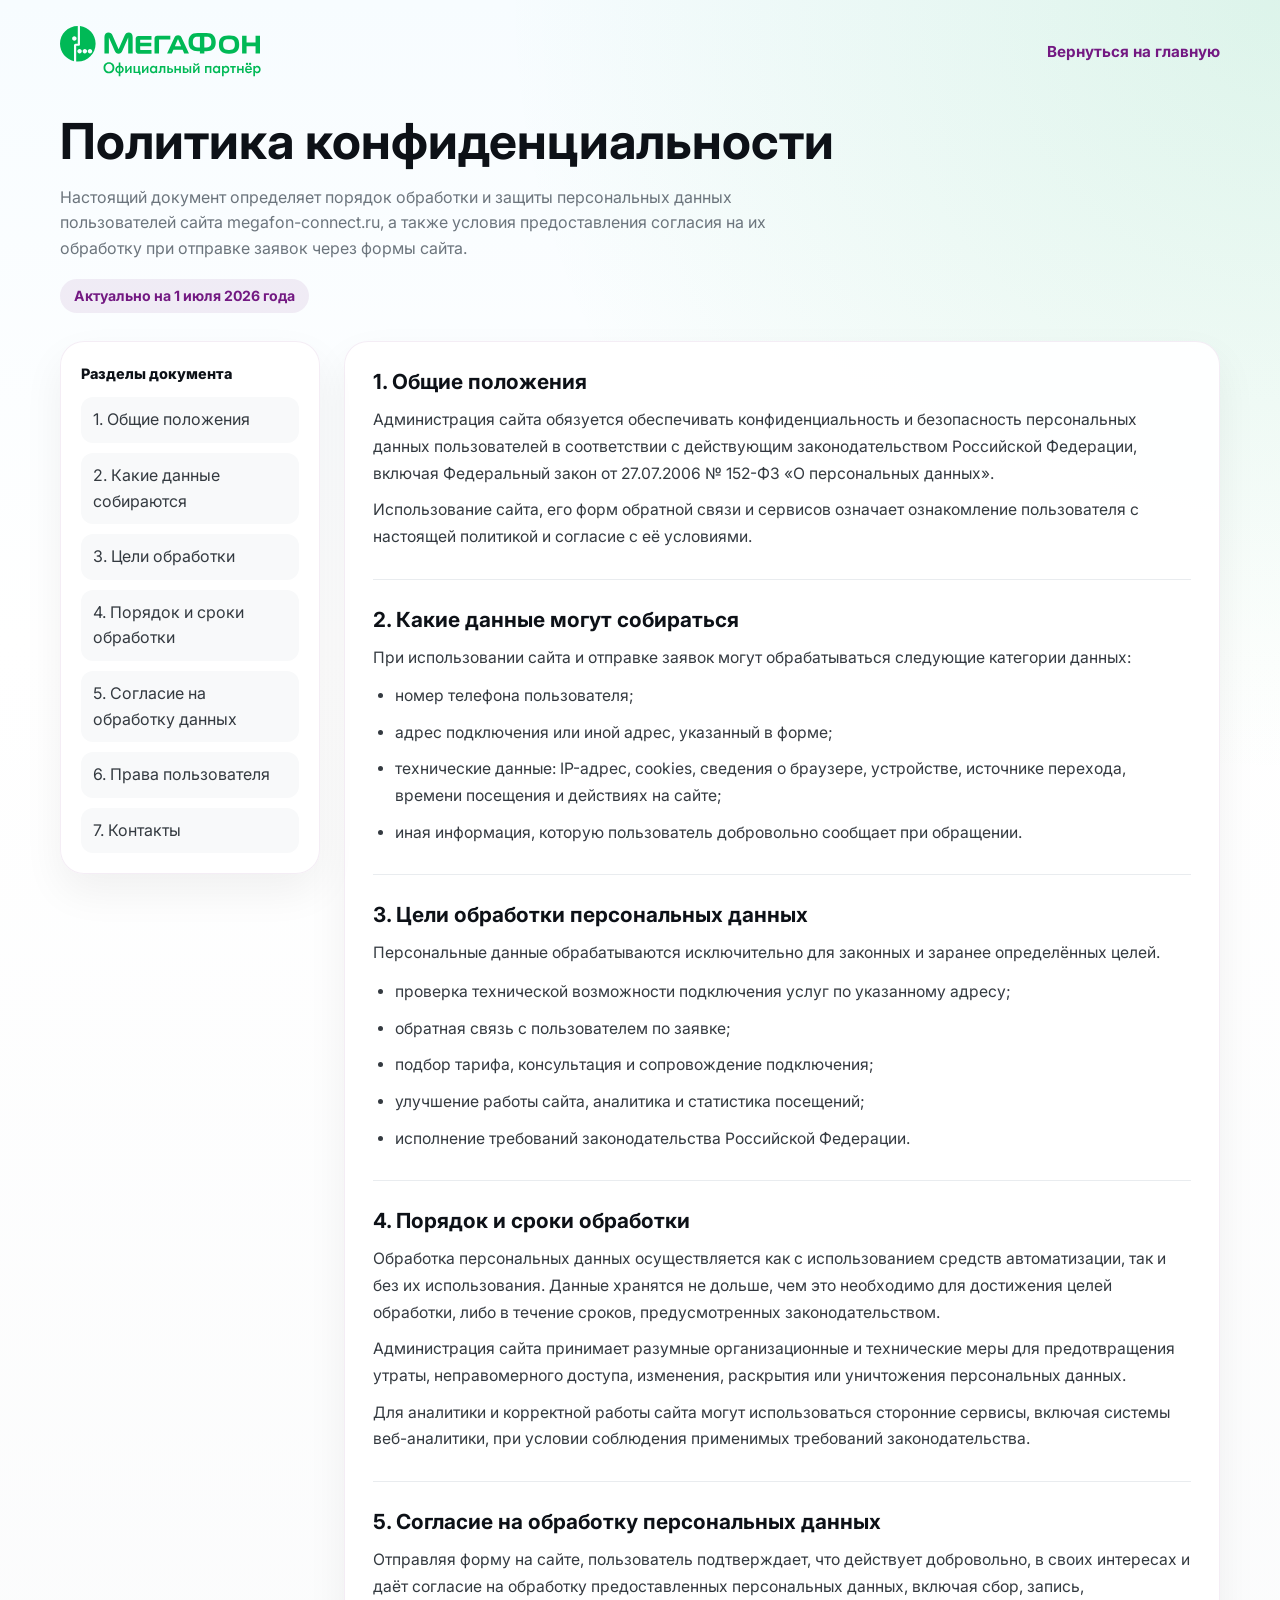
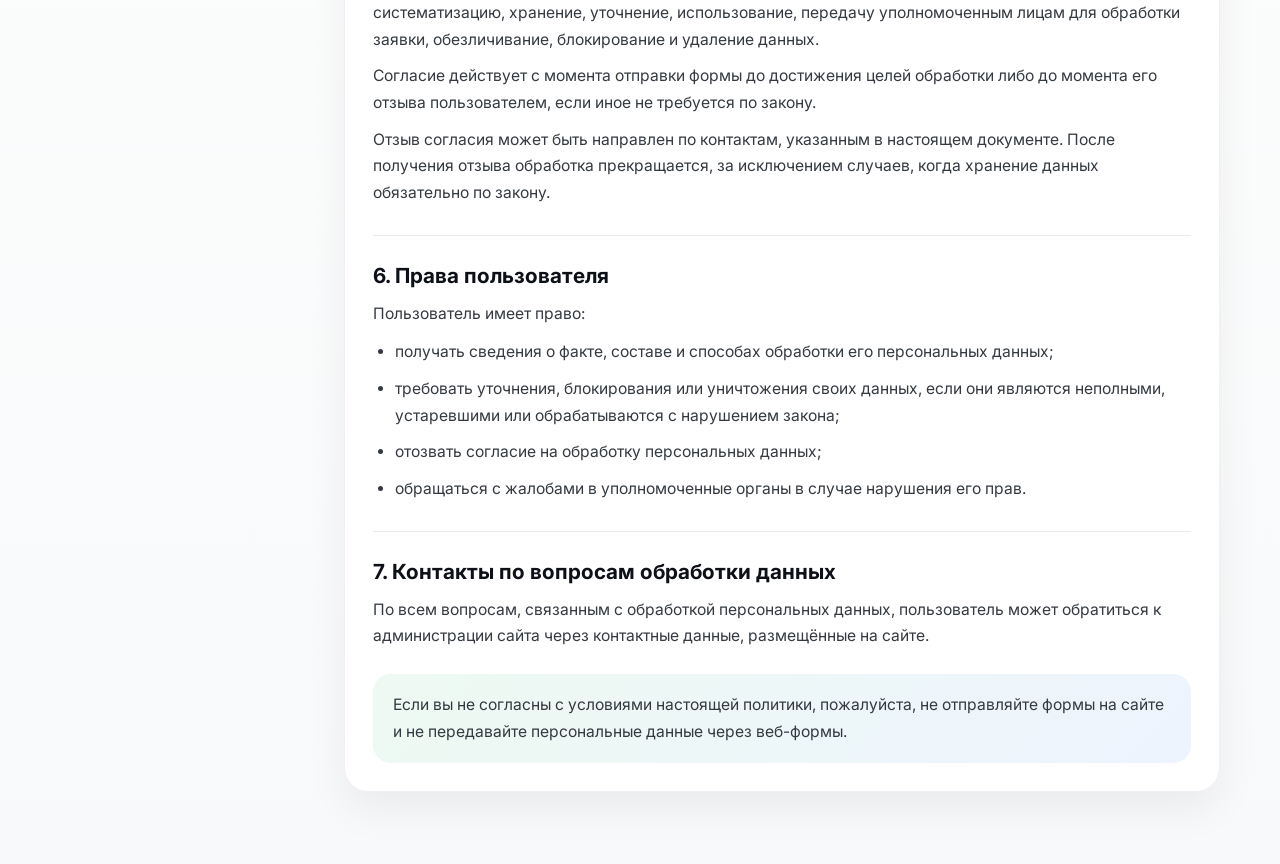
<file: privacy.html>
<!DOCTYPE html>
<html lang="ru">
<head>
  <meta charset="UTF-8">
  <meta name="viewport" content="width=device-width, initial-scale=1.0">
  <meta name="description" content="Политика конфиденциальности и согласие на обработку персональных данных сайта megafon-connect.ru.">
  <meta name="robots" content="index, follow">
  <title>Политика конфиденциальности | МегаСеть</title>
  <link rel="icon" type="image/png" href="img/favicon.png">
  <link rel="stylesheet" href="css/style.css">
  <link rel="preconnect" href="https://fonts.googleapis.com">
  <link href="https://fonts.googleapis.com/css2?family=Inter:wght@400;500;600;700;800&display=swap" rel="stylesheet">
</head>
<body class="policy-page">
  <header class="policy-header">
    <div class="container policy-header__inner">
      <a href="index.html" class="logo">
        <img src="img/logo-new.svg" alt="МегаСеть">
      </a>
      <a href="index.html" class="policy-back">Вернуться на главную</a>
    </div>
  </header>

  <main class="policy">
    <div class="container">
      <section class="policy__hero">
        <h1>Политика конфиденциальности</h1>
        <p>Настоящий документ определяет порядок обработки и защиты персональных данных пользователей сайта megafon-connect.ru, а также условия предоставления согласия на их обработку при отправке заявок через формы сайта.</p>
        <div class="policy__updated">Актуально на 1 июля 2026 года</div>
      </section>

      <div class="policy__layout">
        <aside class="policy__nav" aria-label="Навигация по политике">
          <div class="policy__nav-title">Разделы документа</div>
          <ul>
            <li><a href="#privacy-policy">1. Общие положения</a></li>
            <li><a href="#data-collected">2. Какие данные собираются</a></li>
            <li><a href="#processing-purposes">3. Цели обработки</a></li>
            <li><a href="#processing-order">4. Порядок и сроки обработки</a></li>
            <li><a href="#personal-data-consent">5. Согласие на обработку данных</a></li>
            <li><a href="#user-rights">6. Права пользователя</a></li>
            <li><a href="#contacts">7. Контакты</a></li>
          </ul>
        </aside>

        <div class="policy__content">
          <section class="policy__section" id="privacy-policy">
            <h2>1. Общие положения</h2>
            <p>Администрация сайта обязуется обеспечивать конфиденциальность и безопасность персональных данных пользователей в соответствии с действующим законодательством Российской Федерации, включая Федеральный закон от 27.07.2006 № 152-ФЗ «О персональных данных».</p>
            <p>Использование сайта, его форм обратной связи и сервисов означает ознакомление пользователя с настоящей политикой и согласие с её условиями.</p>
          </section>

          <section class="policy__section" id="data-collected">
            <h2>2. Какие данные могут собираться</h2>
            <p>При использовании сайта и отправке заявок могут обрабатываться следующие категории данных:</p>
            <ul>
              <li>номер телефона пользователя;</li>
              <li>адрес подключения или иной адрес, указанный в форме;</li>
              <li>технические данные: IP-адрес, cookies, сведения о браузере, устройстве, источнике перехода, времени посещения и действиях на сайте;</li>
              <li>иная информация, которую пользователь добровольно сообщает при обращении.</li>
            </ul>
          </section>

          <section class="policy__section" id="processing-purposes">
            <h2>3. Цели обработки персональных данных</h2>
            <p>Персональные данные обрабатываются исключительно для законных и заранее определённых целей.</p>
            <ul>
              <li>проверка технической возможности подключения услуг по указанному адресу;</li>
              <li>обратная связь с пользователем по заявке;</li>
              <li>подбор тарифа, консультация и сопровождение подключения;</li>
              <li>улучшение работы сайта, аналитика и статистика посещений;</li>
              <li>исполнение требований законодательства Российской Федерации.</li>
            </ul>
          </section>

          <section class="policy__section" id="processing-order">
            <h2>4. Порядок и сроки обработки</h2>
            <p>Обработка персональных данных осуществляется как с использованием средств автоматизации, так и без их использования. Данные хранятся не дольше, чем это необходимо для достижения целей обработки, либо в течение сроков, предусмотренных законодательством.</p>
            <p>Администрация сайта принимает разумные организационные и технические меры для предотвращения утраты, неправомерного доступа, изменения, раскрытия или уничтожения персональных данных.</p>
            <p>Для аналитики и корректной работы сайта могут использоваться сторонние сервисы, включая системы веб-аналитики, при условии соблюдения применимых требований законодательства.</p>
          </section>

          <section class="policy__section" id="personal-data-consent">
            <h2>5. Согласие на обработку персональных данных</h2>
            <p>Отправляя форму на сайте, пользователь подтверждает, что действует добровольно, в своих интересах и даёт согласие на обработку предоставленных персональных данных, включая сбор, запись, систематизацию, хранение, уточнение, использование, передачу уполномоченным лицам для обработки заявки, обезличивание, блокирование и удаление данных.</p>
            <p>Согласие действует с момента отправки формы до достижения целей обработки либо до момента его отзыва пользователем, если иное не требуется по закону.</p>
            <p>Отзыв согласия может быть направлен по контактам, указанным в настоящем документе. После получения отзыва обработка прекращается, за исключением случаев, когда хранение данных обязательно по закону.</p>
          </section>

          <section class="policy__section" id="user-rights">
            <h2>6. Права пользователя</h2>
            <p>Пользователь имеет право:</p>
            <ul>
              <li>получать сведения о факте, составе и способах обработки его персональных данных;</li>
              <li>требовать уточнения, блокирования или уничтожения своих данных, если они являются неполными, устаревшими или обрабатываются с нарушением закона;</li>
              <li>отозвать согласие на обработку персональных данных;</li>
              <li>обращаться с жалобами в уполномоченные органы в случае нарушения его прав.</li>
            </ul>
          </section>

          <section class="policy__section" id="contacts">
            <h2>7. Контакты по вопросам обработки данных</h2>
            <p>По всем вопросам, связанным с обработкой персональных данных, пользователь может обратиться к администрации сайта через контактные данные, размещённые на сайте.</p>
            <div class="policy__note">
              <p>Если вы не согласны с условиями настоящей политики, пожалуйста, не отправляйте формы на сайте и не передавайте персональные данные через веб-формы.</p>
            </div>
          </section>
        </div>
      </div>
    </div>
  </main>
</body>
</html>
</file>
<file: css/style.css>
/* =============================================
   MEGASET — ПРОВАЙДЕР ИНТЕРНЕТА
   CSS Стили
   ============================================= */

/* === RESET & BASE === */
*, *::before, *::after { box-sizing: border-box; margin: 0; padding: 0; }

:root {
  --blue:       #1a6ef5;
  --blue-dark:  #1154c4;
  --blue-light: #e8f0fe;
  --green:      #1db954;
  --green-dark: #17a349;
  --green-light:#e6f7ed;
  --header-accent: #731982;
  --gray-50:    #f8f9fa;
  --gray-100:   #f1f3f5;
  --gray-200:   #e9ecef;
  --gray-400:   #adb5bd;
  --gray-600:   #6c757d;
  --gray-800:   #343a40;
  --dark:       #0d1117;
  --white:      #ffffff;
  --radius:     12px;
  --radius-sm:  8px;
  --shadow:     0 4px 24px rgba(0,0,0,.08);
  --shadow-md:  0 8px 40px rgba(0,0,0,.12);
  --transition: .25s ease;
  --font:       'Inter', -apple-system, BlinkMacSystemFont, 'Segoe UI', sans-serif;
}

html {
  scroll-behavior: smooth;
  font-size: 16px;
  overflow-x: clip;
}

body {
  font-family: var(--font);
  color: var(--dark);
  background: var(--white);
  line-height: 1.6;
  overflow-x: hidden;
  min-width: 320px;
}

a { color: inherit; text-decoration: none; }
img {
  max-width: 100%;
  height: auto;
  display: block;
}
ul { list-style: none; }
button { cursor: pointer; border: none; background: none; font-family: var(--font); }
input, textarea, select {
  min-width: 0;
  font-family: var(--font);
}

.container {
  width: min(100%, 1200px);
  max-width: 1200px;
  margin: 0 auto;
  padding: 0 clamp(16px, 4vw, 20px);
}

/* === TYPOGRAPHY === */
.section__title {
  font-size: clamp(1.6rem, 3vw, 2.4rem);
  font-weight: 800;
  line-height: 1.2;
  margin-bottom: 16px;
  color: var(--dark);
}

.section__desc {
  font-size: 1.05rem;
  color: var(--gray-600);
  max-width: 640px;
}

.section__header {
  text-align: center;
  margin-bottom: 48px;
}

.section__header .section__desc {
  margin: 0 auto;
}

.highlight {
  color: var(--blue);
  position: relative;
}

/* === BUTTONS === */
.btn {
  display: inline-flex;
  align-items: center;
  gap: 8px;
  padding: 14px 28px;
  border-radius: var(--radius-sm);
  font-size: 1rem;
  font-weight: 600;
  line-height: 1.2;
  transition: all var(--transition);
  min-height: 44px;
  max-width: 100%;
  white-space: normal;
  overflow-wrap: anywhere;
  text-align: center;
  justify-content: center;
}

.btn--primary {
  background: var(--blue);
  color: var(--white);
  box-shadow: 0 4px 16px rgba(26,110,245,.35);
}
.btn--primary:hover { background: var(--blue-dark); transform: translateY(-1px); box-shadow: 0 8px 24px rgba(26,110,245,.4); }

.btn--green {
  background: var(--green);
  color: var(--white);
  box-shadow: 0 4px 16px rgba(29,185,84,.35);
}
.btn--green:hover { background: var(--green-dark); transform: translateY(-1px); }

.btn--mini-cta {
  background: var(--header-accent);
  color: var(--white);
  box-shadow: 0 4px 16px rgba(115,25,130,.35);
}
.btn--mini-cta:hover { transform: translateY(-1px); box-shadow: 0 8px 24px rgba(115,25,130,.4); }

.btn--outline {
  background: transparent;
  color: var(--blue);
  border: 2px solid var(--blue);
}
.btn--outline:hover { background: var(--blue); color: var(--white); }

.btn--white {
  background: var(--white);
  color: var(--blue);
  font-weight: 700;
}
.btn--white:hover { background: var(--blue-light); }

.btn--phone {
  background: var(--green);
  color: var(--white);
  padding: 10px 20px;
  border-radius: var(--radius-sm);
  font-size: .95rem;
  font-weight: 600;
  white-space: nowrap;
}
.btn--phone:hover { background: var(--header-accent); }

.btn--large { padding: 18px 36px; font-size: 1.1rem; border-radius: var(--radius); }
.btn--full { width: 100%; }

.phone-icon {
  width: 16px;
  height: 16px;
  object-fit: contain;
  flex-shrink: 0;
}

.phone-icon--floating {
  width: 24px;
  height: 24px;
}

/* === CHECK ICON === */
.check-icon {
  width: 16px; height: 16px;
  stroke: var(--green);
  stroke-width: 2.5;
  fill: none;
  flex-shrink: 0;
}

/* === IMAGE PLACEHOLDERS === */
.img-placeholder {
  background: var(--gray-100);
  border: 2px dashed var(--gray-200);
  border-radius: var(--radius);
  display: flex;
  align-items: center;
  justify-content: center;
  text-align: center;
  color: var(--gray-400);
  font-size: .85rem;
  line-height: 1.5;
  padding: 20px;
}

.img-placeholder--hero { width: 100%; height: 380px; }
.img-placeholder--sm { width: 100%; height: 200px; }
.img-placeholder--badge { width: 120px; height: 48px; font-size: .8rem; }

/* === FORMS === */
.form__group { margin-bottom: 12px; }

.form__label {
  display: block;
  font-size: .875rem;
  font-weight: 600;
  color: var(--gray-800);
  margin-bottom: 6px;
}

.form__input {
  width: 100%;
  min-height: 48px;
  padding: 14px 16px;
  border: 2px solid var(--gray-200);
  border-radius: var(--radius-sm);
  font-size: 1rem;
  color: var(--dark);
  background: var(--white);
  transition: border-color var(--transition), box-shadow var(--transition);
  outline: none;
}

.form__input:focus { border-color: var(--blue); box-shadow: 0 0 0 3px rgba(26,110,245,.15); }
.form__input--large { padding: 16px 18px; font-size: 1.05rem; }
.form__input::placeholder { color: var(--gray-400); }

.form__agree {
  font-size: .78rem;
  color: var(--gray-600);
  text-align: center;
  margin-top: 10px;
}
.form__agree a { color: var(--blue); text-decoration: underline; }

.form__consents {
  display: flex;
  flex-direction: column;
  gap: 10px;
  grid-column: 1 / -1;
}

.form__consents--hero {
  max-width: 660px;
}

.form-consent {
  display: flex;
  align-items: flex-start;
  gap: 10px;
  min-width: 0;
  font-size: .85rem;
  line-height: 1.45;
  color: var(--gray-800);
}

.form-consent__input {
  width: 18px;
  height: 18px;
  margin-top: 1px;
  accent-color: var(--green);
  flex-shrink: 0;
}

.form-consent__text a {
  color: var(--header-accent);
  text-decoration: underline;
}

.form-consent__text {
  min-width: 0;
  overflow-wrap: anywhere;
}

.link-arrow {
  color: var(--blue);
  font-weight: 600;
  font-size: .95rem;
  transition: gap var(--transition);
}
.link-arrow:hover { text-decoration: underline; }

/* =============================================
   HEADER
   ============================================= */
.header {
  position: sticky;
  top: 0;
  z-index: 100;
  background: rgba(255,255,255,.96);
  backdrop-filter: blur(12px);
  border-bottom: 1px solid var(--gray-100);
  box-shadow: 0 2px 12px rgba(0,0,0,.06);
}

.header__inner {
  display: flex;
  align-items: center;
  gap: clamp(12px, 2.4vw, 24px);
  height: 64px;
}

.logo {
  display: flex;
  align-items: center;
  gap: 10px;
  font-weight: 800;
  font-size: 1.25rem;
  color: var(--dark);
  flex-shrink: 0;
}

.logo img {
  width: clamp(136px, 18vw, 202px);
  height: auto;
}

.logo__icon {
  width: 36px; height: 36px;
  background: var(--blue);
  color: #fff;
  border-radius: 8px;
  display: flex; align-items: center; justify-content: center;
  font-weight: 900;
  font-size: 1.1rem;
}

.nav {
  display: flex;
  align-items: center;
  gap: 4px;
  margin-left: auto;
}

.nav__link {
  display: inline-flex;
  align-items: center;
  padding: 8px 14px;
  min-height: 44px;
  border-radius: 6px;
  font-size: .95rem;
  color: var(--gray-600);
  font-weight: 500;
  transition: all var(--transition);
}
.nav__link:hover { background: var(--gray-100); color: var(--header-accent); }

.city-menu {
  position: relative;
}

.city-menu__summary {
  display: flex;
  align-items: center;
  gap: 10px;
  padding: 8px 14px;
  min-height: 44px;
  border-radius: 6px;
  color: var(--gray-600);
  font-size: .95rem;
  font-weight: 500;
  list-style: none;
  transition: all var(--transition);
  cursor: pointer;
}

.city-menu__summary::-webkit-details-marker {
  display: none;
}

.city-menu__label {
  display: flex;
  align-items: center;
  gap: 8px;
  min-width: 0;
}

.city-menu__icon {
  width: 18px;
  height: 18px;
  flex-shrink: 0;
}

.city-menu__chevron {
  width: 8px;
  height: 8px;
  border-right: 1.5px solid currentColor;
  border-bottom: 1.5px solid currentColor;
  transform: rotate(45deg) translateY(-1px);
  transition: transform var(--transition);
}

.city-menu__summary:hover,
.city-menu[open] .city-menu__summary {
  background: var(--gray-100);
  color: var(--header-accent);
}

.city-menu[open] .city-menu__chevron {
  transform: rotate(-135deg) translate(-1px, -1px);
}

.city-menu__dropdown {
  position: absolute;
  top: calc(100% + 10px);
  left: 0;
  min-width: 260px;
  max-height: 320px;
  overflow-y: auto;
  padding: 10px;
  border: 1px solid var(--gray-200);
  border-radius: var(--radius-sm);
  background: var(--white);
  box-shadow: var(--shadow);
}

.city-menu__item {
  width: 100%;
  display: block;
  min-height: 44px;
  padding: 10px 12px;
  border-radius: 6px;
  color: var(--gray-600);
  text-align: left;
  font-size: .95rem;
  transition: all var(--transition);
}

.city-menu__item:hover {
  background: var(--gray-100);
  color: var(--header-accent);
}

.header__contacts { margin-left: 12px; }

.burger {
  display: none;
  flex-direction: column;
  align-items: center;
  justify-content: center;
  gap: 5px;
  width: 44px;
  height: 44px;
  padding: 0;
  margin-left: auto;
  border: 1.5px solid rgba(115, 25, 130, .22);
  border-radius: 12px;
  background: linear-gradient(180deg, #ffffff 0%, #f8fff9 100%);
  box-shadow: 0 8px 20px rgba(115,25,130,.08);
  transition: border-color var(--transition), box-shadow var(--transition), background var(--transition);
}

.burger:hover,
.burger[aria-expanded="true"] {
  border-color: var(--header-accent);
  background: var(--white);
  box-shadow: 0 10px 24px rgba(115,25,130,.14);
}

.burger span {
  display: block;
  width: 22px; height: 2px;
  background: var(--header-accent);
  border-radius: 2px;
  transition: all var(--transition);
}

.burger[aria-expanded="true"] span:nth-child(1) {
  transform: translateY(7px) rotate(45deg);
}

.burger[aria-expanded="true"] span:nth-child(2) {
  opacity: 0;
}

.burger[aria-expanded="true"] span:nth-child(3) {
  transform: translateY(-7px) rotate(-45deg);
}

/* =============================================
   HERO
   ============================================= */
.hero {
  background: linear-gradient(180deg, #ffffff 0%, #f7fcff 100%);
  padding: clamp(28px, 5vw, 34px) 0 clamp(48px, 7vw, 72px);
  position: relative;
  overflow: hidden;
}

.hero::before {
  content: '';
  position: absolute;
  top: -50%;
  right: -10%;
  width: 700px; height: 700px;
  background: radial-gradient(circle, rgba(26,110,245,.07) 0%, transparent 70%);
  pointer-events: none;
}

.hero__inner {
  display: flex;
  flex-direction: column;
  gap: 34px;
}

.hero__title {
  max-width: 980px;
  font-size: clamp(1.72rem, 6.5vw, 2.95rem);
  font-weight: 800;
  line-height: 1.14;
  margin-bottom: 0;
  color: var(--dark);
  overflow-wrap: break-word;
}

.hero__panel {
  display: grid;
  grid-template-columns: minmax(0, 1fr) minmax(320px, 440px);
  align-items: stretch;
  background: linear-gradient(135deg, #eefcf0 0%, #e8fbfb 35%, #d9f5ff 100%);
  min-height: 380px;
  border-radius: clamp(20px, 3vw, 32px);
  overflow: hidden;
}

.hero__content {
  min-width: 0;
  padding: clamp(28px, 4vw, 42px) clamp(20px, 3vw, 28px) clamp(24px, 3.2vw, 34px) clamp(20px, 4vw, 36px);
  display: flex;
  flex-direction: column;
  justify-content: center;
  background: transparent;
}

.hero__subtitle {
  font-size: clamp(1.35rem, 5vw, 2.05rem);
  font-weight: 800;
  line-height: 1.16;
  color: var(--dark);
  margin-bottom: 18px;
}

.hero__features {
  margin-bottom: 34px;
}

.hero__features li {
  max-width: 560px;
  font-size: clamp(1rem, 2vw, 1.18rem);
  line-height: 1.45;
  color: rgba(13, 17, 23, .88);
  font-weight: 400;
}

.hero__form {
  display: grid;
  grid-template-columns: repeat(2, minmax(0, 1fr));
  gap: 18px;
  width: 100%;
  max-width: 660px;
}

.hero__form .form__group {
  margin-bottom: 0;
}

.hero__input {
  min-height: 64px;
  padding: 18px 20px;
  border: 1px solid rgba(115, 25, 130, .18);
  border-radius: 16px;
  box-shadow: inset 0 1px 0 rgba(255,255,255,.75);
}

.hero__input:focus {
  border-color: var(--header-accent);
  box-shadow: 0 0 0 4px rgba(115, 25, 130, .14);
}

.hero__cta {
  justify-self: start;
  grid-column: 1 / 2;
  min-width: 170px;
  min-height: 64px;
  padding: 16px 30px;
  border-radius: 999px;
  background: var(--green);
  color: var(--white);
  font-size: 1.05rem;
  font-weight: 800;
  box-shadow: 0 18px 34px rgba(29, 185, 84, .22);
}

.hero__cta:hover {
  background: var(--green-dark);
  transform: translateY(-1px);
}

.hero__image {
  min-width: 0;
  display: flex;
  align-items: center;
  justify-content: center;
  padding: 24px 28px;
  background: transparent;
}

.hero__illustration {
  width: min(100%, 420px);
  max-height: 300px;
  object-fit: contain;
}

.stat {
  text-align: center;
  background: var(--white);
  padding: 16px 12px;
  border-radius: var(--radius-sm);
  box-shadow: var(--shadow);
}

.stat strong {
  display: block;
  font-size: 1.5rem;
  font-weight: 800;
  color: var(--blue);
}

.stat span {
  font-size: .8rem;
  color: var(--gray-600);
}

/* =============================================
   TARIFFS
   ============================================= */
.tariffs {
  padding: clamp(48px, 7vw, 80px) 0;
  background: linear-gradient(180deg, #ffffff 0%, #faf7fc 100%);
}

.tariffs__intro {
  margin-bottom: 26px;
}

.tariffs__intro .section__title {
  margin-bottom: 0;
}

.tariffs__filters {
  display: flex;
  flex-wrap: wrap;
  gap: 12px;
  margin-bottom: 24px;
}

.tariffs__filter {
  display: inline-flex;
  align-items: center;
  gap: 12px;
  min-height: 44px;
  max-width: 100%;
  padding: 10px 18px;
  border: 1px solid var(--gray-200);
  border-radius: 999px;
  background: var(--white);
  color: var(--dark);
  font-size: 1rem;
  font-weight: 700;
  box-shadow: 0 10px 24px rgba(13,17,23,.04);
  text-align: center;
}

.tariffs__filter span {
  min-width: 0;
  overflow-wrap: anywhere;
}

.tariffs__filter:hover,
.tariffs__filter:focus-visible {
  color: var(--header-accent);
  border-color: rgba(115, 25, 130, .18);
  box-shadow: 0 14px 28px rgba(115,25,130,.10);
}

.tariffs__filter--active {
  background: var(--green);
  border-color: var(--green);
  color: var(--white);
}

.tariffs__filter--active:hover,
.tariffs__filter--active:focus-visible {
  color: var(--white);
  border-color: var(--green);
  box-shadow: 0 14px 28px rgba(29,185,84,.20);
}

.tariffs__panel[hidden] {
  display: none;
}

.tariffs__grid {
  display: grid;
  grid-template-columns: repeat(3, minmax(0, 1fr));
  gap: clamp(16px, 2.2vw, 24px);
}

.tariff-card {
  background: var(--white);
  border: 2px solid rgba(115, 25, 130, .08);
  border-radius: clamp(20px, 2.6vw, 28px);
  padding: clamp(18px, 2.4vw, 24px) clamp(18px, 2.4vw, 24px) 0;
  position: relative;
  transition: all var(--transition);
  display: flex;
  flex-direction: column;
  min-height: 100%;
  min-width: 0;
  overflow: hidden;
  box-shadow: 0 18px 44px rgba(13,17,23,.08);
}

.tariff-card:hover,
.tariff-card:focus-within {
  border-color: var(--header-accent);
  box-shadow: 0 22px 48px rgba(115,25,130,.14);
  transform: translateY(-4px);
}

.tariff-card__content {
  display: flex;
  flex-direction: column;
  flex: 1;
  gap: clamp(20px, 2.8vw, 32px);
  padding-bottom: clamp(18px, 2.4vw, 24px);
}

.tariff-card__header {
  display: flex;
  flex-direction: column;
  align-items: flex-start;
  gap: 12px;
  margin-bottom: 0;
}

.tariff-card__promos {
  display: flex;
  flex-wrap: wrap;
  gap: 8px;
  max-width: 100%;
}

.tariff-card__title {
  max-width: 100%;
  font-size: clamp(1.45rem, 3vw, 2rem);
  line-height: 1.12;
  font-weight: 800;
  color: var(--dark);
  overflow-wrap: anywhere;
}

.tariff-card__promo {
  display: inline-flex;
  align-items: center;
  justify-content: center;
  min-height: 24px;
  padding: 0 12px;
  border-radius: 999px;
  background: #ff2020;
  color: var(--white);
  max-width: 100%;
  font-size: .9rem;
  font-weight: 700;
  text-align: center;
  overflow-wrap: anywhere;
}

.tariff-card__promo--hit {
  background: rgba(115, 25, 130, .10);
  color: var(--header-accent);
}

.tariff-card__specs {
  display: flex;
  flex-direction: column;
  gap: 14px;
}

.tariff-spec {
  display: flex;
  align-items: center;
  justify-content: space-between;
  gap: 16px;
  font-size: 1rem;
  min-width: 0;
}

.tariff-spec__label {
  display: inline-flex;
  align-items: center;
  gap: 12px;
  min-width: 0;
  color: var(--gray-800);
}

.tariff-spec__label span {
  min-width: 0;
  overflow-wrap: anywhere;
}

.tariff-spec__label img {
  width: 16px;
  height: 16px;
  object-fit: contain;
  flex-shrink: 0;
}

.tariff-spec__value {
  font-size: 1.05rem;
  font-weight: 800;
  color: var(--dark);
  white-space: nowrap;
}

.tariff-card__addons {
  margin-top: auto;
}

.tariff-card__addons-title {
  margin-bottom: 12px;
  font-size: 1rem;
  color: var(--dark);
}

.tariff-card__addon-badge {
  display: inline-flex;
  align-items: center;
  justify-content: center;
  width: 40px;
  height: 40px;
  border: 1px solid rgba(115, 25, 130, .16);
  border-radius: 10px;
  background: linear-gradient(135deg, rgba(115,25,130,.06), rgba(115,25,130,.12));
  color: var(--header-accent);
  font-size: 1.4rem;
  font-weight: 700;
}

.tariff-card__footer {
  margin: 0 clamp(-24px, -2.4vw, -18px);
  padding: clamp(22px, 2.8vw, 28px) clamp(18px, 2.4vw, 24px) clamp(20px, 2.4vw, 24px);
  background: linear-gradient(180deg, #f6efff 0%, #eef4ff 58%, #e8f8ef 100%);
  border-top: 1px solid rgba(115, 25, 130, .14);
  box-shadow: inset 0 1px 0 rgba(255, 255, 255, .9), inset 0 18px 30px rgba(115, 25, 130, .04);
}

.tariff-card__price-row {
  display: flex;
  flex-wrap: wrap;
  align-items: center;
  gap: 12px;
  margin-bottom: 8px;
}

.tariff-card__price {
  font-size: clamp(1.8rem, 5.5vw, 2.25rem);
  line-height: 1;
  font-weight: 900;
  color: var(--dark);
}

.tariff-card__price-meta {
  display: inline-flex;
  flex-wrap: wrap;
  align-items: center;
  gap: 8px;
}

.tariff-card__old-price {
  color: var(--gray-600);
  font-size: 1rem;
  text-decoration: line-through;
}

.tariff-card__discount {
  display: inline-flex;
  align-items: center;
  justify-content: center;
  min-height: 24px;
  padding: 0 10px;
  border-radius: 999px;
  background: #ff2020;
  color: var(--white);
  font-size: .95rem;
  font-weight: 700;
}

.tariff-card__caption {
  font-size: 1rem;
  line-height: 1.35;
  color: var(--dark);
}

.tariff-card__caption + .tariff-card__caption {
  margin-top: 6px;
}

.tariff-card__button {
  margin-top: 22px;
  min-height: 54px;
  border-radius: 999px;
  font-weight: 800;
}

.tariffs__note {
  text-align: center;
  font-size: .82rem;
  color: var(--gray-600);
  margin-top: 24px;
}

/* =============================================
   MINI CTA
   ============================================= */
.mini-cta {
  padding: clamp(42px, 6vw, 58px) 0 clamp(24px, 4vw, 28px);
}

.mini-cta__inner {
  display: grid;
  grid-template-columns: minmax(0, 1fr) auto;
  align-items: center;
  gap: clamp(18px, 3vw, 32px);
  background: var(--green);
  border-radius: var(--radius);
  min-height: 136px;
  padding: clamp(24px, 3vw, 28px) clamp(20px, 3.2vw, 32px);
  position: relative;
  overflow: visible;
}

.mini-cta__text {
  display: flex;
  flex-direction: column;
  gap: 4px;
  color: var(--white);
  max-width: 460px;
  min-width: 0;
  position: relative;
  z-index: 2;
}

.mini-cta__visual {
  position: absolute;
  right: clamp(220px, 24vw, 330px);
  top: -42px;
  width: clamp(150px, 16vw, 220px);
  z-index: 1;
  pointer-events: none;
}

.mini-cta__image {
  display: block;
  width: 100%;
  max-width: none;
}

.mini-cta__text strong { font-size: 1.1rem; font-weight: 700; }
.mini-cta__text span { font-size: .95rem; opacity: .85; }
.mini-cta .btn--mini-cta {
  position: relative;
  z-index: 2;
  white-space: nowrap;
}

/* =============================================
   ADVANTAGES
   ============================================= */
.advantages {
  padding: clamp(48px, 7vw, 80px) 0;
  background: var(--white);
}

.advantages__grid {
  display: grid;
  grid-template-columns: repeat(4, minmax(0, 1fr));
  gap: clamp(16px, 2.2vw, 24px);
}

.advantage-card {
  min-width: 0;
  padding: clamp(22px, 2.6vw, 28px) clamp(18px, 2.4vw, 24px);
  border-radius: var(--radius);
  border: 1px solid var(--gray-100);
  transition: all var(--transition);
}

.advantage-card:hover { box-shadow: var(--shadow-md); border-color: var(--blue-light); transform: translateY(-2px); }

.advantage-card__icon {
    width: 52px; height: 52px;
    border-radius: var(--radius-sm);
    display: flex; align-items: center; justify-content: center;
    margin-bottom: 16px;
    background: var(--white);
  }
  
.advantage-card__icon img {
    width: 44px;
    height: 44px;
    object-fit: contain;
    display: block;
  }

.advantage-card h3 { font-size: 1rem; font-weight: 700; margin-bottom: 8px; overflow-wrap: anywhere; }
.advantage-card p { font-size: .9rem; color: var(--gray-600); line-height: 1.6; }

/* =============================================
   HOW IT WORKS
   ============================================= */
.how-it-works {
  padding: clamp(48px, 6vw, 64px) 0 clamp(52px, 7vw, 72px);
  background: var(--gray-50);
}

.how-it-works .section__header {
  margin-bottom: clamp(32px, 5vw, 56px);
}

.steps {
  display: grid;
  grid-template-columns: repeat(4, minmax(0, 1fr));
  gap: clamp(28px, 5vw, 76px);
  margin-bottom: 40px;
}

.step {
  padding: 0;
  text-align: left;
  min-width: 0;
}

.step__number {
  width: 40px;
  height: 40px;
  background: var(--green);
  color: var(--white);
  font-size: .95rem;
  font-weight: 700;
  border-radius: 50%;
  display: flex; align-items: center; justify-content: center;
  margin-bottom: 20px;
}

.step__content h3 { font-size: 1rem; font-weight: 700; margin-bottom: 8px; color: var(--dark); }
.step__content p { font-size: .95rem; color: var(--dark); line-height: 1.6; }

.how-it-works__cta {
  display: flex;
  flex-wrap: wrap;
  align-items: center;
  justify-content: center;
  gap: 16px;
}

.how-it-works__cta .btn--primary {
  background: var(--header-accent);
  box-shadow: 0 4px 16px rgba(115,25,130,.35);
}

.how-it-works__cta .btn--primary:hover {
  background: #5f146c;
  box-shadow: 0 8px 24px rgba(115,25,130,.4);
}

.how-it-works__cta .btn--outline {
  color: var(--green);
  border-color: var(--green);
}

.how-it-works__cta .btn--outline:hover {
  background: var(--green);
  color: var(--white);
}

/* =============================================
   FAQ
   ============================================= */
.faq {
  padding: clamp(48px, 7vw, 80px) 0;
  background: var(--white);
}

.faq__grid {
  max-width: 800px;
  margin: 0 auto;
  display: flex;
  flex-direction: column;
  gap: 12px;
}

.faq__item {
  border: 1px solid var(--gray-200);
  border-radius: var(--radius-sm);
  overflow: hidden;
  transition: border-color var(--transition);
}

.faq__item:hover { border-color: var(--blue); }
.faq__item.active { border-color: var(--blue); }

.faq__question {
  width: 100%;
  display: flex;
  align-items: center;
  justify-content: space-between;
  gap: 16px;
  min-width: 0;
  min-height: 56px;
  padding: 18px 20px;
  font-size: 1rem;
  font-weight: 600;
  text-align: left;
  color: var(--dark);
  background: var(--white);
  transition: background var(--transition);
}

.faq__question:hover { background: var(--gray-50); }
.faq__item.active .faq__question { background: var(--blue-light); color: var(--blue); }

.faq__arrow {
  width: 20px; height: 20px;
  flex-shrink: 0;
  transition: transform var(--transition);
  stroke: currentColor;
  fill: none;
}

.faq__item.active .faq__arrow { transform: rotate(180deg); }

.faq__answer {
  max-height: 0;
  overflow: hidden;
  transition: max-height .4s ease, padding .3s ease;
  padding: 0 20px;
}

.faq__item.active .faq__answer {
  max-height: 720px;
  padding: 0 20px 18px;
}

.faq__answer p { font-size: .95rem; color: var(--gray-600); line-height: 1.7; }
.faq__answer strong { color: var(--dark); }

/* =============================================
   FOOTER
   ============================================= */
.footer {
  color: var(--gray-600);
  padding: clamp(28px, 4vw, 32px) 0;
}

.footer__content {
  display: flex;
  align-items: flex-start;
  gap: clamp(18px, 3vw, 32px);
}

.footer__logo {
  flex: 0 0 auto;
}

.footer__legal {
  max-width: 980px;
  font-size: .78rem;
  line-height: 1.6;
  min-width: 0;
  overflow-wrap: anywhere;
}

.footer__legal p + p { margin-top: 10px; }
.footer__legal a { color: var(--header-accent); text-decoration: underline; }

/* =============================================
   FLOAT CALL BUTTON
   ============================================= */
.float-call {
  position: fixed;
  bottom: 28px;
  right: 28px;
  width: 58px; height: 58px;
  background: var(--green);
  color: var(--white);
  border-radius: 50%;
  display: flex; align-items: center; justify-content: center;
  box-shadow: 0 4px 20px rgba(29,185,84,.5);
  z-index: 90;
  transition: all var(--transition);
  animation: pulse-btn 3s infinite;
}

.float-call:hover { background: var(--green-dark); transform: scale(1.1); }

@keyframes pulse-btn {
  0%, 100% { box-shadow: 0 4px 20px rgba(29,185,84,.5); }
  50% { box-shadow: 0 4px 32px rgba(29,185,84,.8), 0 0 0 10px rgba(29,185,84,.15); }
}

/* =============================================
   MODAL
   ============================================= */
.modal {
  display: none;
  position: fixed;
  inset: 0;
  z-index: 200;
  align-items: center;
  justify-content: center;
  padding: clamp(12px, 3vw, 24px);
  overflow-y: auto;
}

.modal.open { display: flex; }

.modal__overlay {
  position: absolute;
  inset: 0;
  background: rgba(0,0,0,.6);
  backdrop-filter: blur(4px);
}

.modal__box {
  position: relative;
  background: var(--white);
  padding: clamp(36px, 5vw, 48px) clamp(20px, 4vw, 40px) clamp(24px, 4vw, 40px);
  border-radius: var(--radius);
  max-width: 420px;
  width: min(100%, 420px);
  max-height: calc(100dvh - 24px);
  overflow-y: auto;
  text-align: center;
  box-shadow: 0 24px 80px rgba(0,0,0,.3);
  z-index: 1;
  animation: modal-in .3s ease;
}

.modal__box--form {
  width: min(100%, 520px);
  max-width: 520px;
  text-align: left;
}

@keyframes modal-in {
  from { opacity: 0; transform: scale(.9) translateY(20px); }
  to { opacity: 1; transform: scale(1) translateY(0); }
}

.modal__close {
  position: absolute;
  top: 12px; right: 16px;
  width: 44px;
  height: 44px;
  font-size: 1.6rem;
  color: var(--gray-400);
  line-height: 1;
  display: inline-flex;
  align-items: center;
  justify-content: center;
  transition: color var(--transition);
}
.modal__close:hover { color: var(--dark); }

.modal__icon {
  width: 64px; height: 64px;
  background: var(--green-light);
  color: var(--green);
  border-radius: 50%;
  font-size: 1.8rem;
  display: flex; align-items: center; justify-content: center;
  margin: 0 auto 20px;
  font-weight: 700;
}

.modal__box h3 { font-size: clamp(1.2rem, 4.5vw, 1.4rem); font-weight: 800; margin-bottom: 12px; overflow-wrap: anywhere; }
.modal__box p { font-size: .95rem; color: var(--gray-600); margin-bottom: 24px; line-height: 1.6; }
.modal__box strong { color: var(--blue); }

.modal__eyebrow {
  margin-bottom: 10px;
  font-size: .82rem;
  font-weight: 800;
  letter-spacing: .08em;
  text-transform: uppercase;
  color: var(--green);
}

.modal__lead {
  max-width: 420px;
}

.modal-form {
  display: flex;
  flex-direction: column;
  gap: 14px;
}

.modal-form .form__group {
  margin-bottom: 0;
}

.modal-form .btn {
  margin-top: 6px;
}

/* =============================================
   POLICY PAGE
   ============================================= */
.policy-page {
  background:
    radial-gradient(circle at top right, rgba(29,185,84,.12), transparent 28%),
    linear-gradient(180deg, #f7fcff 0%, #ffffff 26%, #f8f9fa 100%);
}

.policy-header {
  padding: 26px 0 8px;
}

.policy-header__inner {
  display: flex;
  align-items: center;
  justify-content: space-between;
  gap: 20px;
}

.policy-back {
  color: var(--header-accent);
  font-size: .95rem;
  font-weight: 700;
}

.policy {
  padding: 28px 0 72px;
}

.policy__hero {
  margin-bottom: 28px;
}

.policy__hero h1 {
  font-size: clamp(2rem, 4vw, 3.1rem);
  line-height: 1.08;
  margin-bottom: 16px;
}

.policy__hero p {
  max-width: 760px;
  color: var(--gray-600);
  font-size: 1rem;
}

.policy__updated {
  display: inline-flex;
  align-items: center;
  min-height: 34px;
  padding: 0 14px;
  margin-top: 18px;
  border-radius: 999px;
  background: rgba(115,25,130,.08);
  color: var(--header-accent);
  font-size: .88rem;
  font-weight: 700;
}

.policy__layout {
  display: grid;
  grid-template-columns: minmax(0, 260px) minmax(0, 1fr);
  gap: 24px;
  align-items: start;
}

.policy__nav,
.policy__content {
  background: rgba(255,255,255,.92);
  border: 1px solid rgba(115,25,130,.08);
  border-radius: 24px;
  box-shadow: 0 18px 42px rgba(13,17,23,.06);
}

.policy__nav {
  position: sticky;
  top: 92px;
  padding: 20px;
}

.policy__nav-title {
  margin-bottom: 12px;
  font-size: .9rem;
  font-weight: 800;
  color: var(--dark);
}

.policy__nav ul {
  display: flex;
  flex-direction: column;
  gap: 10px;
}

.policy__nav a {
  display: block;
  padding: 10px 12px;
  border-radius: 12px;
  color: var(--gray-800);
  background: var(--gray-50);
  transition: all var(--transition);
}

.policy__nav a:hover {
  color: var(--header-accent);
  background: rgba(115,25,130,.08);
}

.policy__content {
  padding: 28px;
}

.policy__section + .policy__section {
  margin-top: 28px;
  padding-top: 28px;
  border-top: 1px solid var(--gray-200);
}

.policy__section h2 {
  font-size: 1.3rem;
  line-height: 1.2;
  margin-bottom: 12px;
}

.policy__section p,
.policy__section li {
  color: var(--gray-800);
  font-size: .98rem;
  line-height: 1.7;
}

.policy__section ul {
  list-style: disc;
  padding-left: 22px;
  margin-top: 12px;
}

.policy__section li + li,
.policy__section p + p {
  margin-top: 10px;
}

.policy__note {
  margin-top: 24px;
  padding: 18px 20px;
  border-radius: 18px;
  background: linear-gradient(135deg, rgba(29,185,84,.08), rgba(26,110,245,.08));
}

/* =============================================
   RESPONSIVE
   ============================================= */
@media (max-width: 1100px) {
  .tariffs__grid { grid-template-columns: repeat(2, minmax(0, 1fr)); }
  .advantages__grid { grid-template-columns: repeat(2, minmax(0, 1fr)); }
}

@media (max-width: 900px) {
  .hero__inner { gap: 26px; }
  .hero__panel { grid-template-columns: 1fr; }
  .hero__content {
    min-height: 0;
    padding: 34px 24px 26px;
  }
  .hero__image {
    min-height: 280px;
    padding: 0 20px 20px;
  }
  .hero__illustration { width: min(100%, 360px); }
  .steps { grid-template-columns: repeat(2, minmax(0, 1fr)); gap: 32px; }
  .mini-cta__inner { display: flex; flex-direction: column; text-align: center; min-height: 0; padding: 32px 24px; }
  .mini-cta__text { max-width: 100%; }
  .mini-cta__visual { position: static; width: clamp(150px, 30vw, 220px); margin: -56px 0 -28px; }
  .policy__layout { grid-template-columns: 1fr; }
  .policy__nav { position: static; }
}

@media (max-width: 768px) {
  /* Nav mobile */
  .nav {
    position: fixed;
    top: 64px; left: 0; right: 0;
    z-index: 99;
    background: var(--white);
    flex-direction: column;
    align-items: stretch;
    padding: 20px;
    max-height: calc(100dvh - 64px);
    overflow-y: auto;
    border-bottom: 1px solid var(--gray-100);
    box-shadow: 0 8px 24px rgba(0,0,0,.1);
    opacity: 0;
    visibility: hidden;
    pointer-events: none;
    transform: translateY(-12px);
    transition: opacity var(--transition), visibility var(--transition), transform var(--transition);
    gap: 4px;
  }
  .nav.open {
    opacity: 1;
    visibility: visible;
    pointer-events: auto;
    transform: translateY(0);
  }
  .nav__link { width: 100%; justify-content: flex-start; }
  .city-menu__summary {
    justify-content: space-between;
    width: 100%;
  }
  .city-menu__dropdown {
    position: static;
    min-width: 0;
    max-height: 240px;
    margin-top: 8px;
    box-shadow: none;
  }
  .header__contacts { display: none; }
  .burger { display: flex; }

  .tariffs__filters { flex-direction: column; align-items: stretch; }
  .tariffs__filter { justify-content: center; }
  .tariffs__grid { grid-template-columns: 1fr; }
  .advantages__grid { grid-template-columns: 1fr; }
  .steps { grid-template-columns: 1fr; }
  .how-it-works__cta { flex-direction: column; align-items: stretch; max-width: 360px; margin: 0 auto; }
  .how-it-works__cta .btn { width: 100%; }
  .footer__content { flex-direction: column; gap: 18px; }
  .policy-header__inner { flex-direction: column; align-items: flex-start; }
}

@media (min-width: 1025px) {
  .hero__panel { grid-template-columns: minmax(0, 1fr) minmax(320px, 440px); }
  .advantages__grid { grid-template-columns: repeat(4, minmax(0, 1fr)); }
}

@media (min-width: 769px) and (max-width: 1024px) {
  .header__inner { gap: 16px; }
  .logo img { width: clamp(152px, 17vw, 178px); }
  .btn--phone { padding-inline: 14px; }
  .steps { grid-template-columns: repeat(2, minmax(0, 1fr)); }
  .policy__layout { grid-template-columns: minmax(0, 220px) minmax(0, 1fr); }
}

@media (min-width: 901px) and (max-width: 1024px) {
  .hero__panel { grid-template-columns: minmax(0, 1fr) minmax(280px, 360px); }
  .hero__content { padding: 32px 22px 28px 28px; }
  .hero__image { padding: 20px; }
  .hero__illustration { max-height: 280px; }
}

@media (min-width: 1101px) {
  .tariffs__grid { grid-template-columns: repeat(3, minmax(0, 1fr)); }
}

@media (min-width: 641px) and (max-width: 768px) {
  .hero__form { grid-template-columns: repeat(2, minmax(0, 1fr)); }
  .hero__cta { grid-column: 1 / 2; }
  .advantages__grid { grid-template-columns: repeat(2, minmax(0, 1fr)); }
  .steps { grid-template-columns: repeat(2, minmax(0, 1fr)); }
  .footer__content { flex-direction: row; }
}

@media (min-width: 481px) and (max-width: 640px) {
  .hero__form { grid-template-columns: 1fr; }
  .hero__cta {
    width: 100%;
    grid-column: auto;
  }
  .hero__image { min-height: 250px; }
  .tariff-card { max-width: 520px; width: 100%; margin-inline: auto; }
  .mini-cta .btn--mini-cta { width: min(100%, 320px); }
}

@media (max-width: 480px) {
  .header__inner { height: 60px; }
  .logo img { width: 132px; }
  .burger {
    width: 44px;
    height: 44px;
    align-items: center;
    justify-content: center;
  }
  .nav {
    top: 60px;
    max-height: calc(100dvh - 60px);
    padding: 14px 16px 18px;
  }
  .section__header { margin-bottom: 28px; }
  .section__title { font-size: clamp(1.35rem, 7vw, 1.75rem); }
  .hero { padding: 28px 0 46px; }
  .hero__inner { gap: 20px; }
  .hero__title { font-size: clamp(1.58rem, 8vw, 1.8rem); overflow-wrap: break-word; }
  .hero__subtitle { font-size: clamp(1.28rem, 7vw, 1.55rem); }
  .hero__features { margin-bottom: 24px; }
  .hero__features li { font-size: 1rem; }
  .hero__panel { min-height: 0; }
  .hero__form {
    grid-template-columns: 1fr;
    gap: 14px;
  }
  .hero__cta {
    width: 100%;
    grid-column: auto;
    min-width: 0;
  }
  .hero__content { padding: 24px 16px 20px; }
  .hero__input { min-height: 54px; padding: 15px 16px; border-radius: 14px; }
  .hero__cta { min-height: 54px; }
  .hero__image { min-height: 0; padding: 0 14px 18px; }
  .hero__illustration { max-height: 220px; }
  .tariffs__filter { justify-content: center; padding-inline: 14px; }
  .tariff-card__content { gap: 18px; }
  .tariff-spec { align-items: flex-start; gap: 10px; }
  .tariff-spec__value { text-align: right; }
  .tariff-card__button { min-height: 52px; }
  .mini-cta__inner { padding: 28px 18px; }
  .mini-cta__visual { width: min(56vw, 180px); margin: -48px 0 -20px; }
  .mini-cta .btn--mini-cta { width: 100%; }
  .advantage-card__icon { margin-bottom: 12px; }
  .faq__question { padding: 16px; font-size: .96rem; }
  .faq__answer { padding-inline: 16px; }
  .faq__item.active .faq__answer { padding: 0 16px 16px; }
  .btn--large { padding: 14px 24px; font-size: 1rem; }
  .float-call { bottom: 16px; right: 16px; width: 50px; height: 50px; }
  .modal { align-items: flex-start; padding: 12px; }
  .modal__box { padding: 40px 20px 24px; width: 100%; }
  .policy__content { padding: 22px 18px; }
  .policy__nav { padding: 18px; }
  .policy__hero h1 { font-size: clamp(1.55rem, 8vw, 2rem); }
}

@media (max-height: 620px) {
  .modal { align-items: flex-start; }
}

/* =============================================
   UTILITY
   ============================================= */
.visually-hidden {
  position: absolute;
  width: 1px; height: 1px;
  overflow: hidden;
  clip: rect(0,0,0,0);
  white-space: nowrap;
}

.text-center { text-align: center; }

/* === SCROLL REVEAL ANIMATIONS === */
.reveal {
  opacity: 0;
  transform: translateY(30px);
  transition: opacity .6s ease, transform .6s ease;
}

.reveal.visible {
  opacity: 1;
  transform: translateY(0);
}

.reveal-delay-1 { transition-delay: .1s; }
.reveal-delay-2 { transition-delay: .2s; }
.reveal-delay-3 { transition-delay: .3s; }
.reveal-delay-4 { transition-delay: .4s; }
</file>
